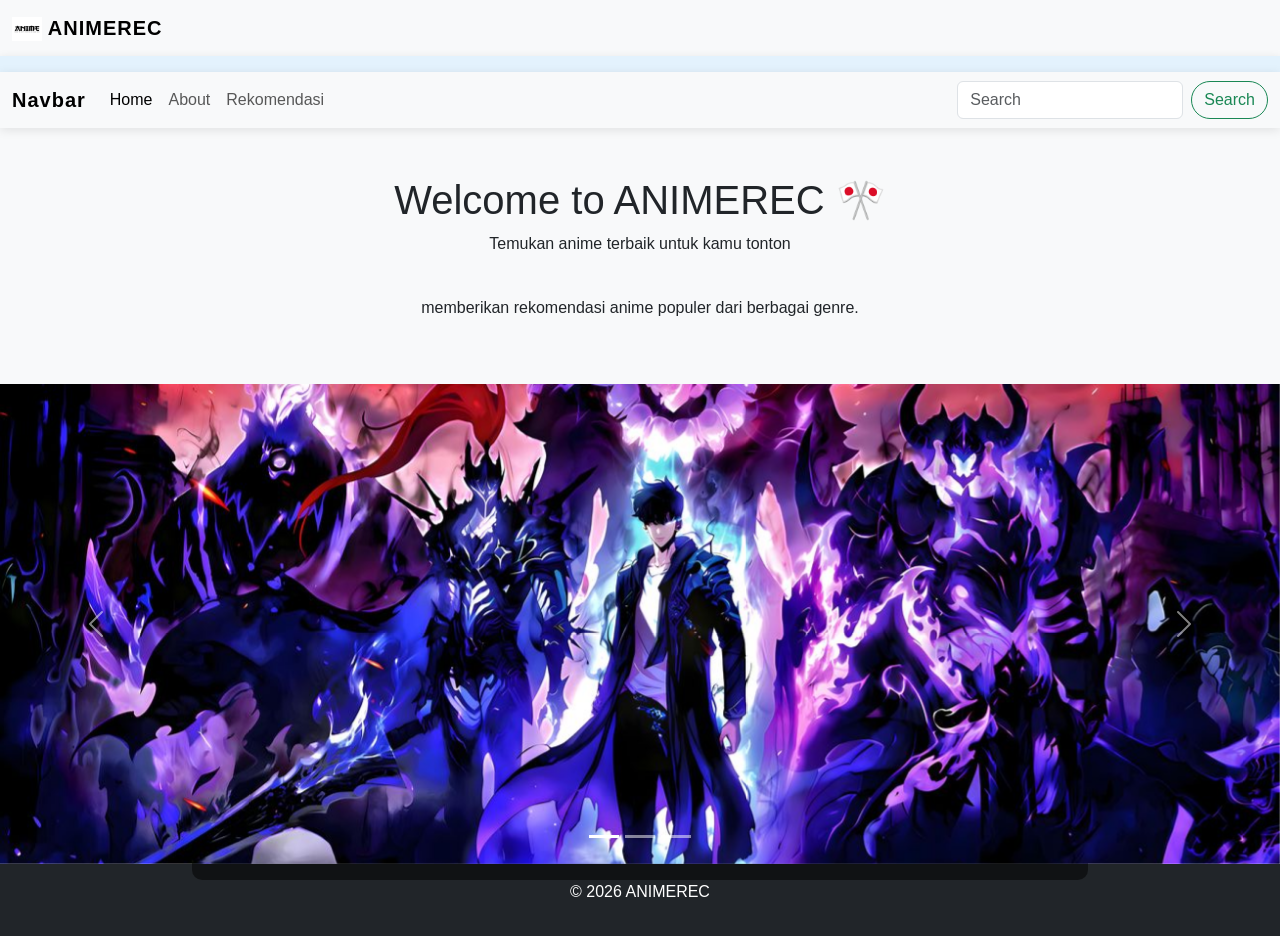
<file: index.html>
<!doctype html>
<html lang="en">
  <head>
    <meta charset="UTF-8" />
    <meta name="viewport" content="width=device-width, initial-scale=1.0" />
    <link
      href="https://cdn.jsdelivr.net/npm/bootstrap@5.0.2/dist/css/bootstrap.min.css"
      rel="stylesheet"
      integrity="sha384-EVSTQN3/azprG1Anm3QDgpJLIm9Nao0Yz1ztcQTwFspd3yD65VohhpuuCOmLASjC"
      crossorigin="anonymous"
    />
    <link rel="stylesheet" href="style.css">

    <title>ANIMEREC</title>
    <style>
      section {
        padding: 80px 0;
      }
    </style>
  </head>
  <body>

    <!--------------- Navigation Bar ---------------->
    <nav class="navbar navbar-light bg-light">
      <div class="container-fluid">
        <a class="navbar-brand" href="#">
          <img
            src="pic/WHAT IS ANIME____.jpg"
            alt=""
            width="30"
            height="24"
            class="d-inline-block align-text-top"
          />
          ANIMEREC
        </a>
      </div>
    </nav>

    <nav class="navbar navbar-light" style="background-color: #e3f2fd">
      <!-- Navbar content --><!---color scheme-->
    </nav>

    <nav class="navbar navbar-expand-lg navbar-light bg-light">
      <div class="container-fluid">
        <a class="navbar-brand" href="#">Navbar</a>
        <button
          class="navbar-toggler"
          type="button"
          data-bs-toggle="collapse"
          data-bs-target="#navbarSupportedContent"
          aria-controls="navbarSupportedContent"
          aria-expanded="false"
          aria-label="Toggle navigation"
        >
          <span class="navbar-toggler-icon"></span>
        </button>
        <div class="collapse navbar-collapse" id="navbarSupportedContent">
          <ul class="navbar-nav me-auto mb-2 mb-lg-0">
            <ul class="navbar-nav ms-auto">
              <li class="nav-item">
                <a class="nav-link active" href="index.html">Home</a>
              </li>
              <li class="nav-item">
                <a class="nav-link" href="about.html">About</a>
              </li>
              <li class="nav-item">
                <a class="nav-link" href="Rekomendari.html">Rekomendasi</a>
              </li>
            </ul>
          </ul>
          <form class="d-flex">
            <input
              class="form-control me-2"
              type="search"
              placeholder="Search"
              aria-label="Search"
            />
            <button class="btn btn-outline-success" type="submit">
              Search
            </button>
          </form>
        </div>
      </div>
    </nav>

    <section id="home" class="text-center py-5">
      <div class="container">
        <h1>Welcome to ANIMEREC 🎌</h1>
        <p>Temukan anime terbaik untuk kamu tonton</p><br>
        <p>memberikan rekomendasi anime populer dari berbagai genre.</p>
      </div>
    </section>

    <!--------------- Carousel ---------------->
    <div class="carousel-caption">
      <h5>Anime</h5>
      <p>Rekomendasi pilihan</p>
    </div>
    <div
      id="carouselExampleIndicators"
      class="carousel slide"
      data-bs-ride="carousel"
    >
      <div class="carousel-indicators">
        <button
          type="button"
          data-bs-target="#carouselExampleIndicators"
          data-bs-slide-to="0"
          class="active"
          aria-current="true"
          aria-label="Slide 1"
        ></button>
        <button
          type="button"
          data-bs-target="#carouselExampleIndicators"
          data-bs-slide-to="1"
          aria-label="Slide 2"
        ></button>
        <button
          type="button"
          data-bs-target="#carouselExampleIndicators"
          data-bs-slide-to="2"
          aria-label="Slide 3"
        ></button>
      </div>
      <div class="carousel-inner">
        <div class="carousel-item active">
          <img
            src="pic/pic11.jpg"
            class="d-block w-100"
            alt="..."
            style="height: 480px; object-fit: cover"
          />
        </div>
        <div class="carousel-item">
          <img
            src="pic/pic22.jpg"
            class="d-block w-100"
            alt="..."
            style="height: 480px; object-fit: cover"
          />
        </div>
        <div class="carousel-item">
          <img
            src="pic/pic33.jpg"
            class="d-block w-100"
            alt="..."
            style="height: 480px; object-fit: cover"
          />
        </div>
      </div>
      <button
        class="carousel-control-prev"
        type="button"
        data-bs-target="#carouselExampleIndicators"
        data-bs-slide="prev"
      >
        <span class="carousel-control-prev-icon" aria-hidden="true"></span>
        <span class="visually-hidden">Previous</span>
      </button>
      <button
        class="carousel-control-next"
        type="button"
        data-bs-target="#carouselExampleIndicators"
        data-bs-slide="next"
      >
        <span class="carousel-control-next-icon" aria-hidden="true"></span>
        <span class="visually-hidden">Next</span>
      </button>
    </div>
    <script
      src="https://cdn.jsdelivr.net/npm/bootstrap@5.3.8/dist/js/bootstrap.bundle.min.js"
      integrity="sha384-FKyoEForCGlyvwx9Hj09JcYn3nv7wiPVlz7YYwJrWVcXK/BmnVDxM+D2scQbITxI"
      crossorigin="anonymous"
    ></script>
    <script src="script.js"></script>
    <footer class="bg-dark text-white text-center py-3">
      <p>© 2026 ANIMEREC</p>
    </footer>
  </body>
</html>
</file>
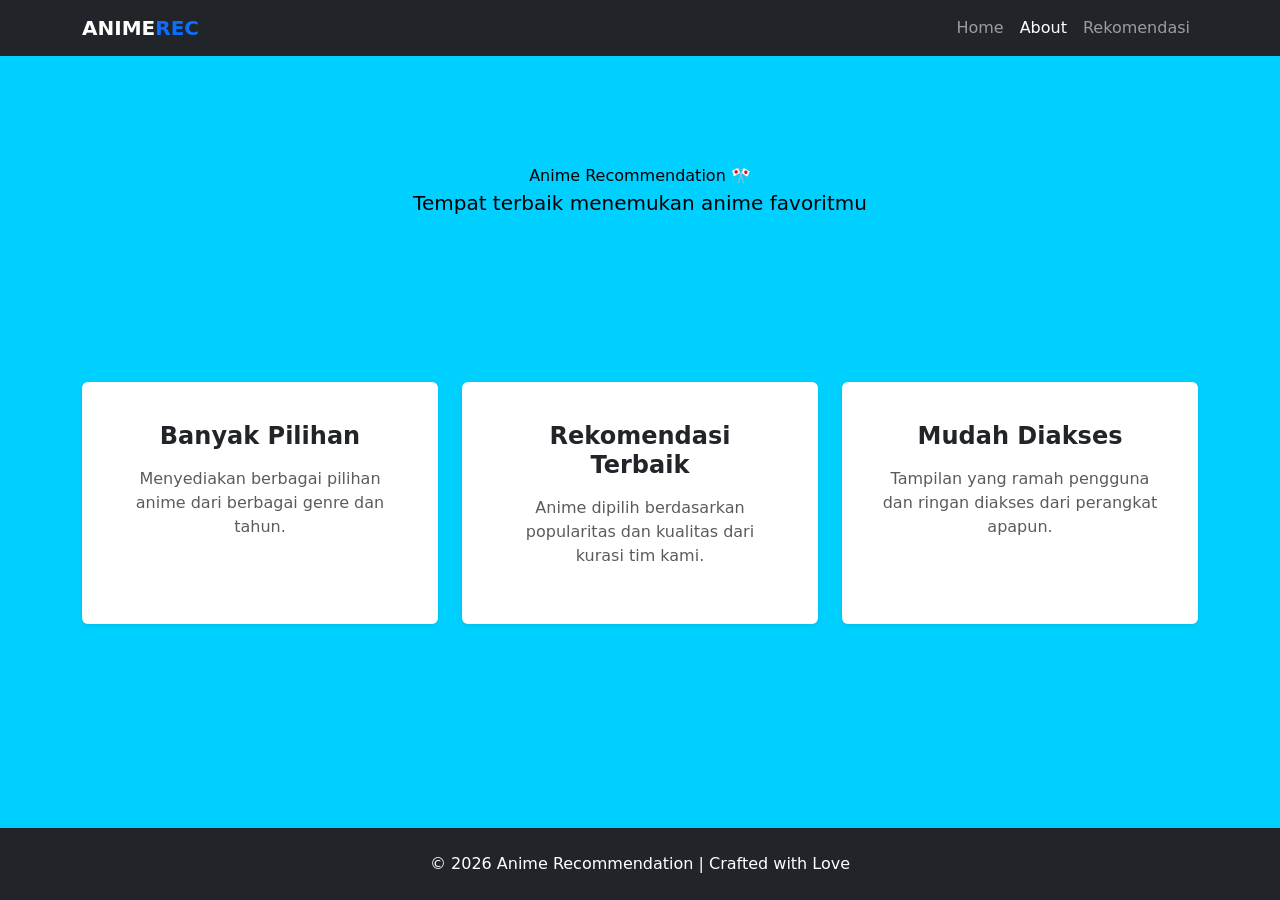
<file: about.html>
<!doctype html>
<html lang="en">
<head>
    <meta charset="UTF-8" />
    <meta name="viewport" content="width=device-width, initial-scale=1.0" />
    <title>About - Anime</title>
    <link href="https://cdn.jsdelivr.net/npm/bootstrap@5.0.2/dist/css/bootstrap.min.css" rel="stylesheet" />
    <style>
        body {
            background-color: #00d0ff;
            display: flex;
            flex-direction: column;
            min-height: 100vh;
        }
        .hero-section {
            background: linear-gradient(rgb(0, 0, 0), rgb(0, 0, 0),), url('https://source.unsplash.com/1600x900/?anime');
            background-size: cover;
            color: rgb(0, 0, 0);
            padding: 100px 0;
        }
        .card:hover {
            transform: translateY(-10px);
            transition: 0.3s;
        }
        footer {
            margin-top: auto;
        }
    </style>
</head>
<body>
    <!-- NAVBAR -->
    <nav class="navbar navbar-expand-lg navbar-dark bg-dark sticky-top">
        <div class="container">
            <a class="navbar-brand fw-bold" href="#">ANIME<span class="text-primary">REC</span></a>
            <button class="navbar-toggler" type="button" data-bs-toggle="collapse" data-bs-target="#navbarNav">
                <span class="navbar-toggler-icon"></span>
            </button>
            <div class="collapse navbar-collapse" id="navbarNav">
                <ul class="navbar-nav ms-auto">
                    <li class="nav-item"><a class="nav-link" href="index.html">Home</a></li>
                    <li class="nav-item"><a class="nav-link active" href="about.html">About</a></li>
                    <li class="nav-item"><a class="nav-link" href="Rekomendari.html">Rekomendasi</a></li>
                </ul>
            </div>
        </div>
    </nav>
  <button class="carousel-control-prev" type="button" data-bs-target="#carouselExampleCaptions" data-bs-slide="prev">
        <span class="carousel-control-prev-icon" aria-hidden="true"></span>
        <span class="visually-hidden">Previous</span>
    </button>
    <button class="carousel-control-next" type="button" data-bs-target="#carouselExampleCaptions" data-bs-slide="next">
        <span class="carousel-control-next-icon" aria-hidden="true"></span>
        <span class="visually-hidden">Next</span>
    </button>
    </div>

    <!-- HERO CONTENT -->
    <header class="hero-section text-center">
        <div class="container">
            <h1 class="display-4 fw-bold"></h1>Anime Recommendation 🎌</h1>
            <p class="lead">Tempat terbaik menemukan anime favoritmu</p>
        </div>
    </header>

    <!-- CARDS SECTION -->
    <div class="container my-5">
        <div class="row g-4 text-center">
            <div class="col-md-4">
                <div class="card h-100 border-0 shadow-sm p-4">
                    <div class="card-body">
                        <h4 class="fw-bold mb-3">Banyak Pilihan</h4>
                        <p class="text-muted">Menyediakan berbagai pilihan anime dari berbagai genre dan tahun.</p>
                    </div>
                </div>
            </div>
            <div class="col-md-4">
                <div class="card h-100 border-0 shadow-sm p-4">
                    <div class="card-body">
                        <h4 class="fw-bold mb-3">Rekomendasi Terbaik</h4>
                        <p class="text-muted">Anime dipilih berdasarkan popularitas dan kualitas dari kurasi tim kami.</p>
                    </div>
                </div>
            </div>
            <div class="col-md-4">
                <div class="card h-100 border-0 shadow-sm p-4">
                    <div class="card-body">
                        <h4 class="fw-bold mb-3">Mudah Diakses</h4>
                        <p class="text-muted">Tampilan yang ramah pengguna dan ringan diakses dari perangkat apapun.</p>
                    </div>
                </div>
            </div>
        </div>
    </div>

    <!-- FOOTER -->
    <footer class="bg-dark text-white text-center py-4">
        <div class="container">
            <p class="mb-0">© 2026 Anime Recommendation | Crafted with Love</p>
        </div>
    </footer>

    <script src="https://cdn.jsdelivr.net/npm/bootstrap@5.0.2/dist/js/bootstrap.bundle.min.js"></script>
</body>
</html>
</file>
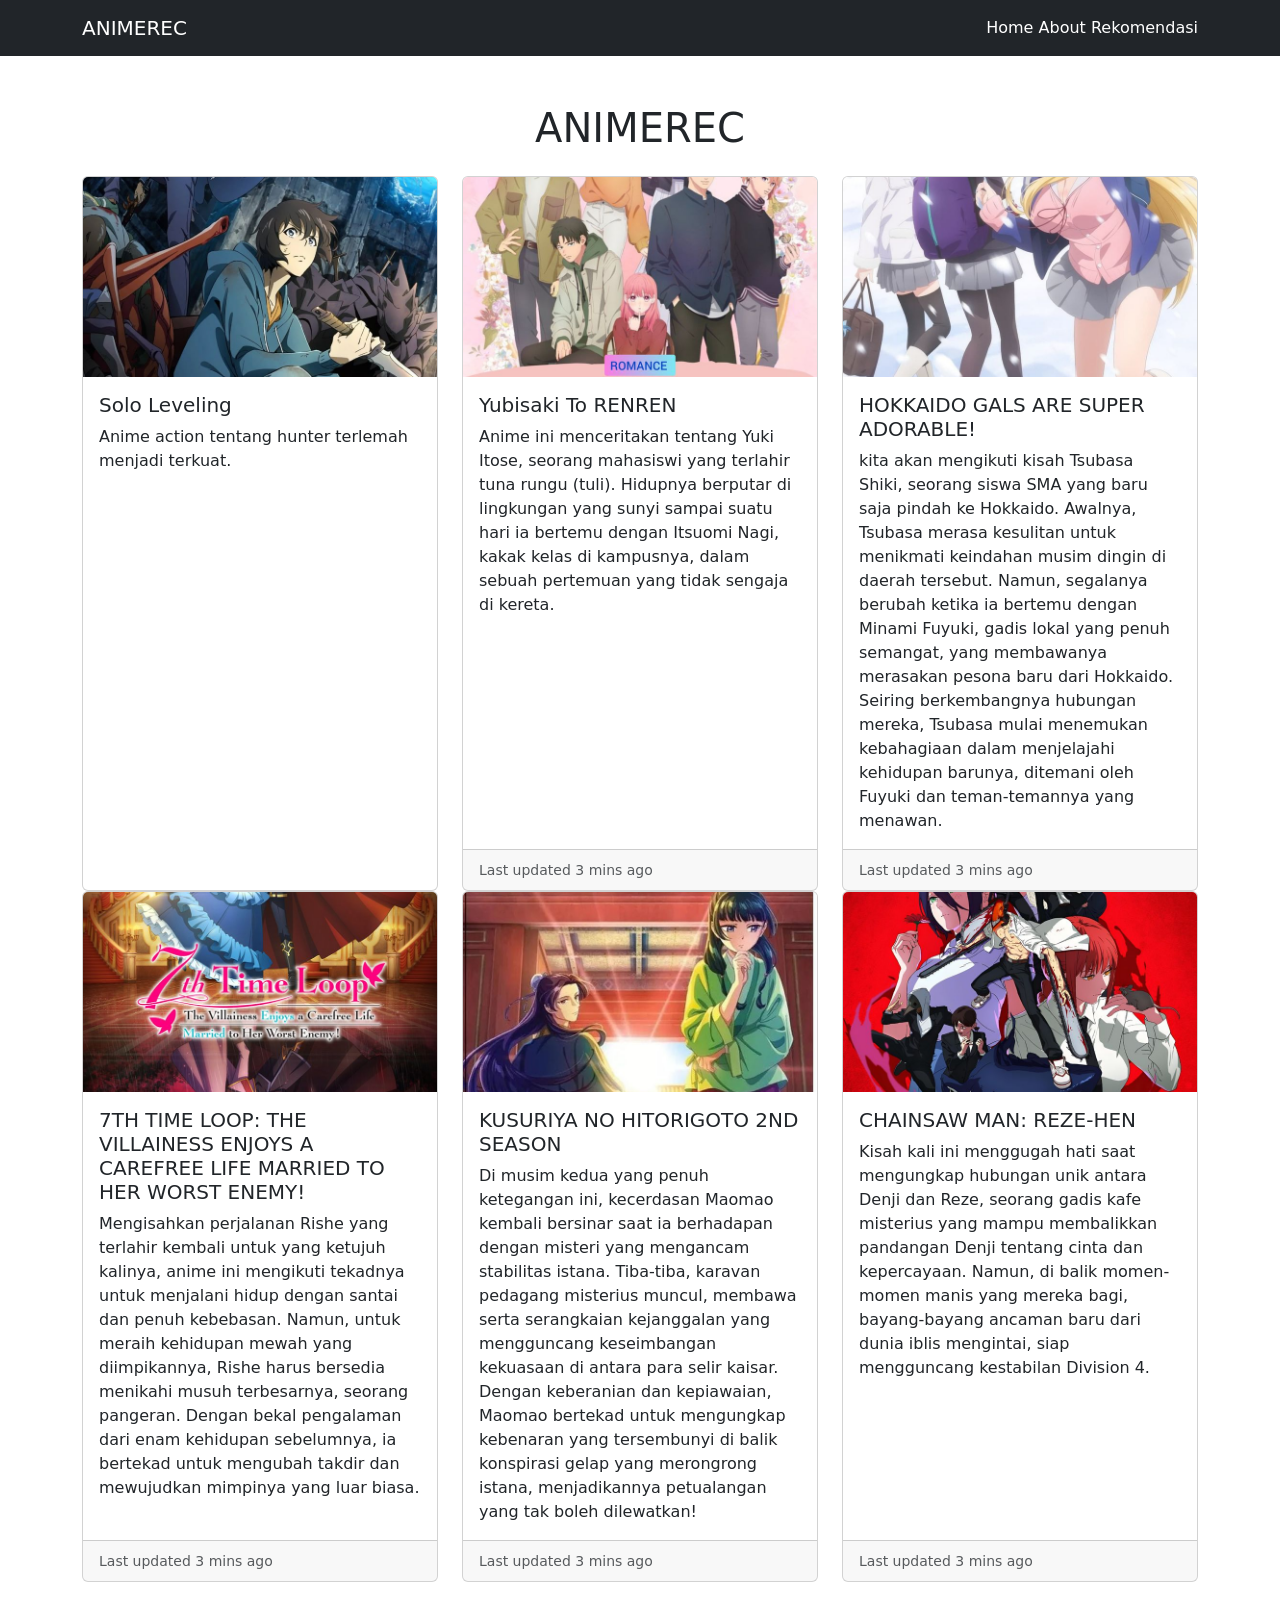
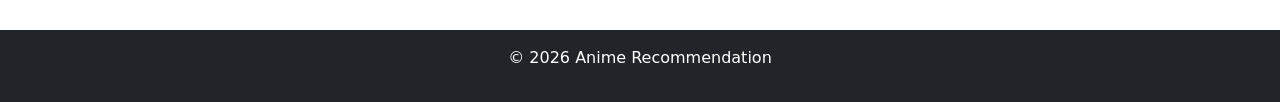
<file: Rekomendari.html>
<!doctype html>
<html lang="en">
  <head>
    <meta charset="UTF-8" />
    <meta name="viewport" content="width=device-width, initial-scale=1.0" />
    <title>ANIMEREC</title>

    <link
      href="https://cdn.jsdelivr.net/npm/bootstrap@5.0.2/dist/css/bootstrap.min.css"
      rel="stylesheet"
    />

    <style>
      .card-img-top {
        height: 200px;
        object-fit: cover;
      }
    </style>
  </head>

  <body>
    <!-- NAVBAR -->
    <nav class="navbar navbar-expand-lg navbar-dark bg-dark">
      <div class="container">
        <a class="navbar-brand" href="index.html">ANIMEREC</a>

        <div>
          <a class="nav-link d-inline text-white" href="index.html">Home</a>
          <a class="nav-link d-inline text-white" href="about.html">About</a>
          <a class="nav-link d-inline text-white" href="Rekomendari.html"
            >Rekomendasi</a
          >
        </div>
      </div>
    </nav>

    <!-- CONTENT -->
    <section class="py-5">
      <div class="container">
        <h1 class="text-center mb-4">ANIMEREC</h1>

        <div class="row row-cols-1 row-cols-md-3 g-4">
          <div class="col">
            <div class="card h-100">
              <img
                src="pic/pic1.jpg"
                class="card-img-top"
                alt="Solo Leveling"
              />
              <div class="card-body">
                <h5>Solo Leveling</h5>
                <p>Anime action tentang hunter terlemah menjadi terkuat.</p>
              </div>
            </div>
          </div>
            <div class="col">
              <div class="card h-100">
                <img
                  src="pic/pic2.jpg"
                  class="card-img-top"
                  alt="..."
                  style="height: 200px; object-fit: cover"
                />
                <div class="card-body">
                  <h5 class="card-title">Yubisaki To RENREN</h5>
                  <p class="card-text">
                    Anime ini menceritakan tentang Yuki Itose, 
                    seorang mahasiswi yang terlahir tuna rungu (tuli). 
                    Hidupnya berputar di lingkungan yang sunyi sampai 
                    suatu hari ia bertemu dengan Itsuomi Nagi, kakak kelas 
                    di kampusnya, dalam sebuah pertemuan yang tidak sengaja di kereta.
                  </p>
                </div>
                <div class="card-footer">
                  <small class="text-muted">Last updated 3 mins ago</small>
                </div>
              </div>
            </div>
            <div class="col">
              <div class="card h-100">
                <img
                  src="pic/pic3.jpg"
                  class="card-img-top"
                  alt="..."
                  style="height: 200px; object-fit: cover"
                />
                <div class="card-body">
                  <h5 class="card-title">HOKKAIDO GALS ARE SUPER ADORABLE!</h5>
                  <p class="card-text">
                    kita akan mengikuti kisah Tsubasa Shiki, seorang siswa SMA
                    yang baru saja pindah ke Hokkaido. Awalnya, Tsubasa merasa
                    kesulitan untuk menikmati keindahan musim dingin di daerah
                    tersebut. Namun, segalanya berubah ketika ia bertemu dengan
                    Minami Fuyuki, gadis lokal yang penuh semangat, yang
                    membawanya merasakan pesona baru dari Hokkaido. Seiring
                    berkembangnya hubungan mereka, Tsubasa mulai menemukan
                    kebahagiaan dalam menjelajahi kehidupan barunya, ditemani
                    oleh Fuyuki dan teman-temannya yang menawan.
                  </p>
                </div>
                <div class="card-footer">
                  <small class="text-muted">Last updated 3 mins ago</small>
                </div>
              </div>
            </div>
          </div>
          <div class="row row-cols-1 row-cols-md-3 g-4">
            <div class="col">
              <div class="card h-100">
                <img
                  src="pic/pic4.jpg"
                  class="card-img-top"
                  alt="..."
                  style="height: 200px; object-fit: cover"
                />
                <div class="card-body">
                  <h5 class="card-title">
                    7TH TIME LOOP: THE VILLAINESS ENJOYS A CAREFREE LIFE MARRIED
                    TO HER WORST ENEMY!
                  </h5>
                  <p class="card-text">
                    Mengisahkan perjalanan Rishe yang terlahir kembali untuk
                    yang ketujuh kalinya, anime ini mengikuti tekadnya untuk
                    menjalani hidup dengan santai dan penuh kebebasan. Namun,
                    untuk meraih kehidupan mewah yang diimpikannya, Rishe harus
                    bersedia menikahi musuh terbesarnya, seorang pangeran.
                    Dengan bekal pengalaman dari enam kehidupan sebelumnya, ia
                    bertekad untuk mengubah takdir dan mewujudkan mimpinya yang
                    luar biasa.
                  </p>
                </div>
                <div class="card-footer">
                  <small class="text-muted">Last updated 3 mins ago</small>
                </div>
              </div>
            </div>
            <div class="col">
              <div class="card h-100">
                <img
                  src="pic/pic5.jpg"
                  class="card-img-top"
                  alt="..."
                  style="height: 200px; object-fit: cover"
                />
                <div class="card-body">
                  <h5 class="card-title">KUSURIYA NO HITORIGOTO 2ND SEASON</h5>
                  <p class="card-text">
                    Di musim kedua yang penuh ketegangan ini, kecerdasan Maomao
                    kembali bersinar saat ia berhadapan dengan misteri yang
                    mengancam stabilitas istana. Tiba-tiba, karavan pedagang
                    misterius muncul, membawa serta serangkaian kejanggalan yang
                    mengguncang keseimbangan kekuasaan di antara para selir
                    kaisar. Dengan keberanian dan kepiawaian, Maomao bertekad
                    untuk mengungkap kebenaran yang tersembunyi di balik
                    konspirasi gelap yang merongrong istana, menjadikannya
                    petualangan yang tak boleh dilewatkan!
                  </p>
                </div>
                <div class="card-footer">
                  <small class="text-muted">Last updated 3 mins ago</small>
                </div>
              </div>
            </div>
            <div class="col">
              <div class="card h-100">
                <img
                  src="pic/pic6.jpg"
                  class="card-img-top"
                  alt="..."
                  style="height: 200px; object-fit: cover"
                />
                <div class="card-body">
                  <h5 class="card-title">CHAINSAW MAN: REZE-HEN</h5>
                  <p class="card-text">
                    Kisah kali ini menggugah hati saat mengungkap hubungan unik
                    antara Denji dan Reze, seorang gadis kafe misterius yang
                    mampu membalikkan pandangan Denji tentang cinta dan
                    kepercayaan. Namun, di balik momen-momen manis yang mereka
                    bagi, bayang-bayang ancaman baru dari dunia iblis mengintai,
                    siap mengguncang kestabilan Division 4.
                  </p>
                </div>
                <div class="card-footer">
                  <small class="text-muted">Last updated 3 mins ago</small>
                </div>
              </div>
            </div>
          </div>
        </div>
      </div>
    </section>

    <footer class="bg-dark text-white text-center py-3">
      <p>© 2026 Anime Recommendation</p>
    </footer>
  </body>
</html>
</file>
<file: style.css>
/* Smooth scroll */
html {
  scroll-behavior: smooth;
}

/* Section spacing */
section {
  padding: 80px 0;
}

/* Navbar */
.navbar {
  box-shadow: 0 2px 10px rgba(0,0,0,0.1);
}

/* Carousel */
.carousel-item img {
  height: 480px;
  object-fit: cover;
}

/* Card */
.card-img-top {
  height: 200px;
  object-fit: cover;
}

.card {
  transition: 0.3s;
}

.card:hover {
  transform: scale(1.03);
}

body {
  background-color: #5ce4ff;
}

/* Footer */
footer {
  margin-top: 50px;
}

/* FONT & GLOBAL */
body {
  font-family: 'Segoe UI', sans-serif;
  background-color: #f8f9fa;
}

/* NAVBAR */
.navbar {
  box-shadow: 0 2px 10px rgba(0,0,0,0.1);
}

.navbar-brand {
  font-weight: bold;
  letter-spacing: 1px;
}

.nav-link {
  transition: 0.3s;
}

.nav-link:hover {
  color: #0d6efd !important;
}

/* HERO */
.hero-section {
  background: linear-gradient(rgba(0,0,0,0.6), rgba(0,0,0,0.6)),url('https://source.unsplash.com/1600x900/?anime');
  background-size: cover;
  background-position: center;
  color: white;
  padding: 120px 0;
}

/* CARD */
.card {
  border: none;
  border-radius: 15px;
  overflow: hidden;
  transition: 0.3s;
}

.card:hover {
  transform: translateY(-10px);
  box-shadow: 0 10px 25px rgba(0,0,0,0.2);
}

.card-img-top {
  height: 200px;
  object-fit: cover;
}

/* CAROUSEL */
.carousel-caption {
  background: rgba(0,0,0,0.5);
  padding: 15px;
  border-radius: 10px;
}

/* SECTION */
section {
  padding: 80px 0;
}

/* FOOTER */
footer {
  margin-top: auto;
}

/* BUTTON */
.btn {
  border-radius: 20px;
}
</file>
